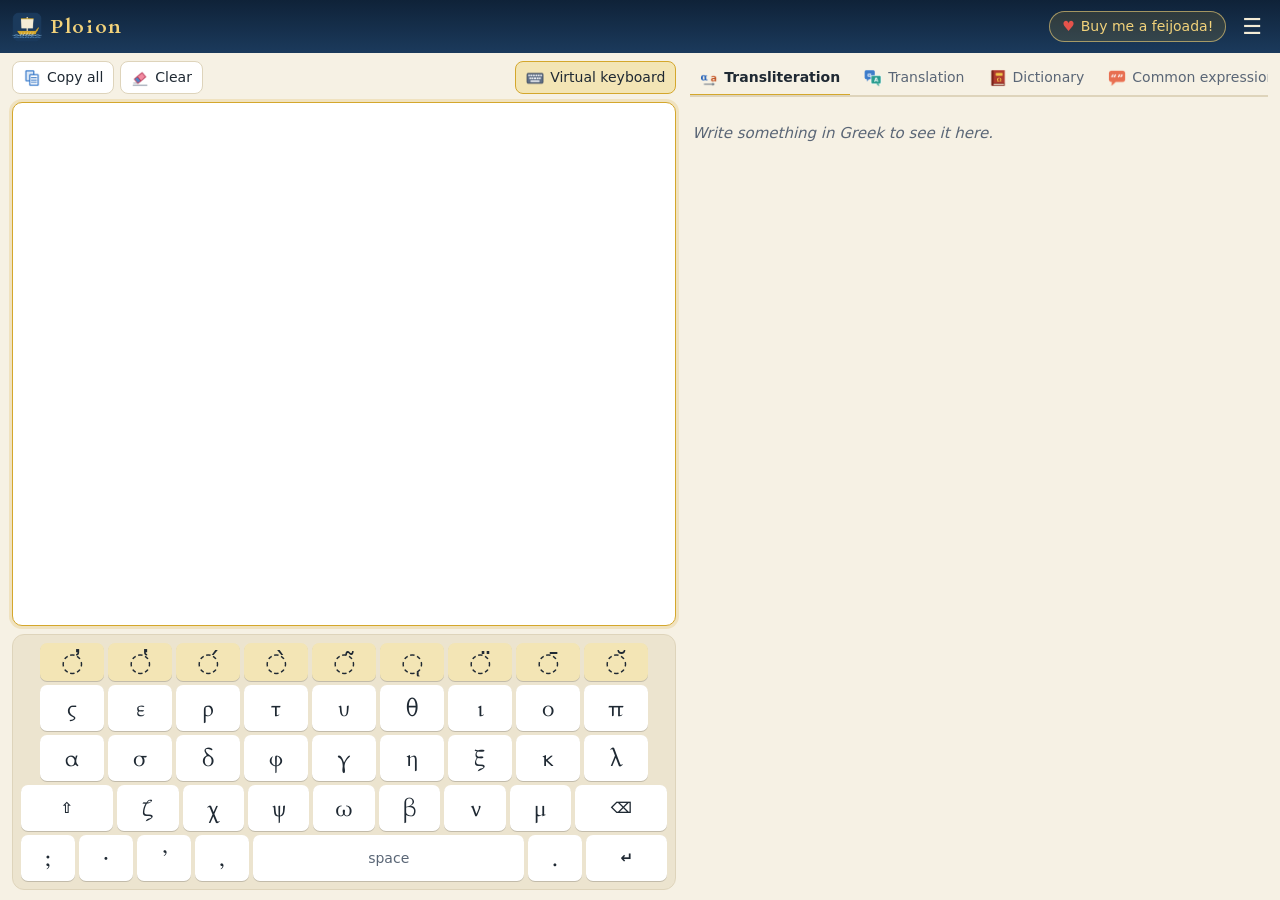
<file: app/index.html>
<!DOCTYPE html>
<html lang="pt-BR">
<head>
<meta charset="utf-8">
<meta name="viewport" content="width=device-width, initial-scale=1, viewport-fit=cover, interactive-widget=resizes-content">
<title>Ploion</title>
<meta name="description" content="Ploion: teclado politônico e dicionário de grego antigo.">
<meta name="theme-color" content="#1b3a5c">
<link rel="manifest" href="manifest.webmanifest">
<link rel="icon" type="image/png" sizes="32x32" href="icones/favicon-32.png">
<link rel="apple-touch-icon" href="icones/apple-180.png">
<meta name="apple-mobile-web-app-capable" content="yes">
<meta name="apple-mobile-web-app-status-bar-style" content="black-translucent">
<meta name="apple-mobile-web-app-title" content="Ploion">
<link rel="stylesheet" href="estilo.css">
</head>
<body>
<div id="app">

  <header class="topo">
    <div class="marca"><img src="icones/icone-192.png" alt=""><span>Ploion</span></div>
    <button class="feijoada" id="b-apoio" type="button"><span class="coracao">♥</span><span class="rotulo" data-t="Me pague uma feijoada!"></span></button>
    <button class="icone-botao" id="b-menu" type="button" aria-label="Menu">☰</button>
  </header>

  <main class="corpo">
    <section class="escrita">
      <div class="ferramentas">
        <button type="button" id="b-copiar"><img src="icones/copiar.png" alt=""><span data-t="Copiar tudo"></span></button>
        <button type="button" id="b-limpar"><img src="icones/limpar.png" alt=""><span data-t="Limpar"></span></button>
        <span class="espaco"></span>
        <button type="button" id="b-teclado" aria-pressed="true"><img src="icones/teclado.png" alt=""><span data-t="Teclado virtual"></span></button>
      </div>
      <textarea id="texto" class="grego" dir="ltr" spellcheck="false" autocomplete="off"
                autocorrect="off" autocapitalize="off" lang="grc"></textarea>
      <div class="rapido" id="rapido" hidden>
        <span class="r-lema grego" dir="ltr"></span><span class="r-translit"></span><span class="r-sig"></span>
        <button type="button" id="b-rapido-ver" data-t="Ver no dicionário"></button>
      </div>
      <div class="teclado" id="teclado" dir="ltr" lang="grc"></div>
    </section>

    <section class="paineis">
      <nav class="abas" role="tablist">
        <button role="tab" data-aba="translit"><img src="icones/translit.png" alt=""><span data-t="Transliteração"></span></button>
        <button role="tab" data-aba="traducao"><img src="icones/traducao.png" alt=""><span data-t="Tradução"></span></button>
        <button role="tab" data-aba="dicionario"><img src="icones/dicionario.png" alt=""><span data-t="Dicionário"></span></button>
        <button role="tab" data-aba="expressoes"><img src="icones/expressoes.png" alt=""><span data-t="Expressões comuns"></span></button>
        <button role="tab" data-aba="quadro"><img src="icones/quadro.png" alt=""><span data-t="Quadro de caracteres"></span></button>
      </nav>

      <div class="painel" id="p-translit" role="tabpanel">
        <div class="saida translit" id="saida-translit"></div>
      </div>

      <div class="painel" id="p-traducao" role="tabpanel" hidden>
        <div class="saida glosa" id="saida-glosa"></div>
        <p class="nota" data-t="A tradução com IA, por enquanto, está só na versão para Windows."></p>
      </div>

      <div class="painel" id="p-dicionario" role="tabpanel" hidden>
        <h3 class="titulo-painel" data-t="Dicionário grego → português"></h3>
        <div class="busca">
          <input id="busca" type="search" autocomplete="off" autocorrect="off" autocapitalize="off" spellcheck="false">
        </div>
        <p class="status" id="status-dic"></p>
        <div class="dic-corpo">
          <ul class="resultados" id="resultados"></ul>
          <article class="verbete" id="verbete"></article>
        </div>
        <div class="acoes-dic">
          <button type="button" id="b-novo" data-t="Adicionar verbete"></button>
          <button type="button" id="b-editar" data-t="Editar verbete" disabled></button>
        </div>
        <p class="nota" data-t="Os seus verbetes ficam guardados só neste navegador."></p>
      </div>

      <div class="painel" id="p-expressoes" role="tabpanel" hidden>
        <div class="busca"><input id="filtro-expr" type="search" autocomplete="off" spellcheck="false"></div>
        <p class="status" id="status-expr"></p>
        <div id="lista-expr" class="lista-expr"></div>
      </div>

      <div class="painel" id="p-quadro" role="tabpanel" hidden>
        <div id="quadro" lang="grc"></div>
      </div>
    </section>
  </main>
</div>

<!-- menu -->
<dialog id="d-menu" class="folha">
  <div class="folha-topo"><h2>Ploion</h2><button type="button" class="fechar" data-fechar>✕</button></div>
  <label class="linha-op"><img src="icones/idioma.png" alt=""><span data-t="Idioma:"></span>
    <select id="sel-idioma"></select></label>
  <label class="linha-op"><img src="icones/teclado.png" alt=""><span data-t="Teclado virtual"></span>
    <input type="checkbox" id="op-teclado" class="chave"></label>
  <label class="linha-op"><img src="icones/beta.png" alt=""><span data-t="Teclado do aparelho em Beta Code"></span>
    <input type="checkbox" id="op-beta" class="chave"></label>
  <label class="linha-op"><img src="icones/sigma.png" alt=""><span data-t="σ → ς automático"></span>
    <input type="checkbox" id="op-sigma" class="chave"></label>
  <label class="linha-op"><img src="icones/escuro.png" alt=""><span data-t="Tema escuro"></span>
    <input type="checkbox" id="op-escuro" class="chave"></label>
  <div class="linha-op"><img src="icones/tamanho.png" alt=""><span data-t="Tamanho da letra:"></span>
    <span class="tamanhos"><button type="button" id="b-menor">A−</button><button type="button" id="b-maior">A+</button></span></div>
  <div class="menu-botoes">
    <button type="button" id="b-instalar" hidden><span data-t="Instalar o Ploion"></span></button>
    <p class="nota" id="dica-instalar" hidden data-t="Para instalar: no Android, menu ⋮ → “Instalar app”; no iPhone, Compartilhar → “Adicionar à Tela de Início”."></p>
    <button type="button" id="b-sobre"><img src="icones/sobre.png" alt=""><span class="t-sobre"></span></button>
    <button type="button" id="b-apoio2"><span class="coracao">♥</span><span data-t="Apoie o Ploion"></span></button>
  </div>
</dialog>

<!-- sobre -->
<dialog id="d-sobre" class="folha">
  <div class="folha-topo"><h2 class="t-sobre"></h2><button type="button" class="fechar" data-fechar>✕</button></div>
  <div class="sobre">
    <img class="navio" src="icones/navio.png" alt="">
    <p class="nome-grego">Πλοῖον</p>
    <p class="versao" id="versao"></p>
    <p id="sobre-descricao"></p>
    <p class="navio-frase" id="sobre-navio"></p>
    <p data-t="O dicionário e as expressões incluídos foram gerados como ponto de partida e devem ser revisados."></p>
    <p class="miudo" data-t="O dicionário inclui o Middle Liddell (Liddell e Scott, An Intermediate Greek-English Lexicon, 1889) e o léxico do Novo Testamento de Jeff Dodson (domínio público)."></p>
    <p class="miudo" lang="en">Text provided by Perseus Digital Library, with funding from The Annenberg CPB/Project. Original version available for viewing and download at <a href="http://www.perseus.tufts.edu/hopper/" target="_blank" rel="noopener">http://www.perseus.tufts.edu/hopper/</a>.</p>
    <p class="miudo" id="credito-formas" hidden data-t="Formas flexionadas: Wiktionary (en.wiktionary.org), via Wiktextract (kaikki.org), CC BY-SA 4.0."></p>
    <p><b id="sobre-autor"></b></p>
    <p data-t="Meus sinceros agradecimentos à Universidade de São Paulo, à Faculdade de Filosofia, Letras e Ciências Humanas (FFLCH) e ao Prof. Dr. André Malta Campos."></p>
    <p class="miudo" data-t="Desenvolvido com o auxílio do Claude, inteligência artificial da Anthropic."></p>
    <p class="miudo"><span id="sobre-copy"></span> · <a href="../privacidade.html" target="_blank" rel="noopener">Privacidade · Privacy</a></p>
  </div>
</dialog>

<!-- apoio -->
<dialog id="d-apoio" class="folha">
  <div class="folha-topo"><h2 data-t="Apoie o Ploion"></h2><button type="button" class="fechar" data-fechar>✕</button></div>
  <div class="apoio">
    <img class="navio pequeno" src="icones/navio.png" alt="">
    <div id="texto-apoio"></div>
    <div class="formas">
      <div class="forma">
        <h3 data-t="Ko-fi (fora do Brasil)"></h3>
        <a class="botao-kofi" href="https://ko-fi.com/doug798063" target="_blank" rel="noopener" data-t="Abrir o Ko-fi ♥"></a>
      </div>
      <div class="forma">
        <h3 data-t="Pix (no Brasil)"></h3>
        <img class="qr" src="icones/pix_qrcode.png" alt="QR Pix">
        <button type="button" id="b-pix" data-t="Copiar o Pix copia e cola"></button>
      </div>
    </div>
  </div>
</dialog>

<!-- verbete pessoal -->
<dialog id="d-verbete" class="folha">
  <form method="dialog" id="f-verbete">
    <div class="folha-topo"><h2 id="t-verbete"></h2><button type="button" class="fechar" data-fechar>✕</button></div>
    <label><span data-t="Lema (grego):"></span>
      <span class="com-botao"><input id="v-lema" class="grego" dir="ltr" autocomplete="off" spellcheck="false">
      <button type="button" id="b-v-beta" data-t="Beta Code → grego"></button></span></label>
    <label><span data-t="Gramática:"></span><input id="v-gram" class="grego" dir="ltr" autocomplete="off"></label>
    <label><span data-t="Classe:"></span><input id="v-classe" autocomplete="off"></label>
    <label><span class="t-sig"></span><textarea id="v-sig" rows="4"></textarea></label>
    <label><span class="t-ex"></span><input id="v-ex" class="grego" dir="ltr" autocomplete="off"></label>
    <div class="form-botoes">
      <button type="button" id="b-v-excluir" class="perigo" data-t="Excluir"></button>
      <span class="espaco"></span>
      <button type="button" data-fechar data-t="Cancelar"></button>
      <button type="submit" id="b-v-salvar" class="principal" data-t="Salvar"></button>
    </div>
  </form>
</dialog>

<div class="aviso" id="aviso" role="status" aria-live="polite"></div>

<script src="nucleo.js"></script>
<script src="app.js"></script>
</body>
</html>
</file>
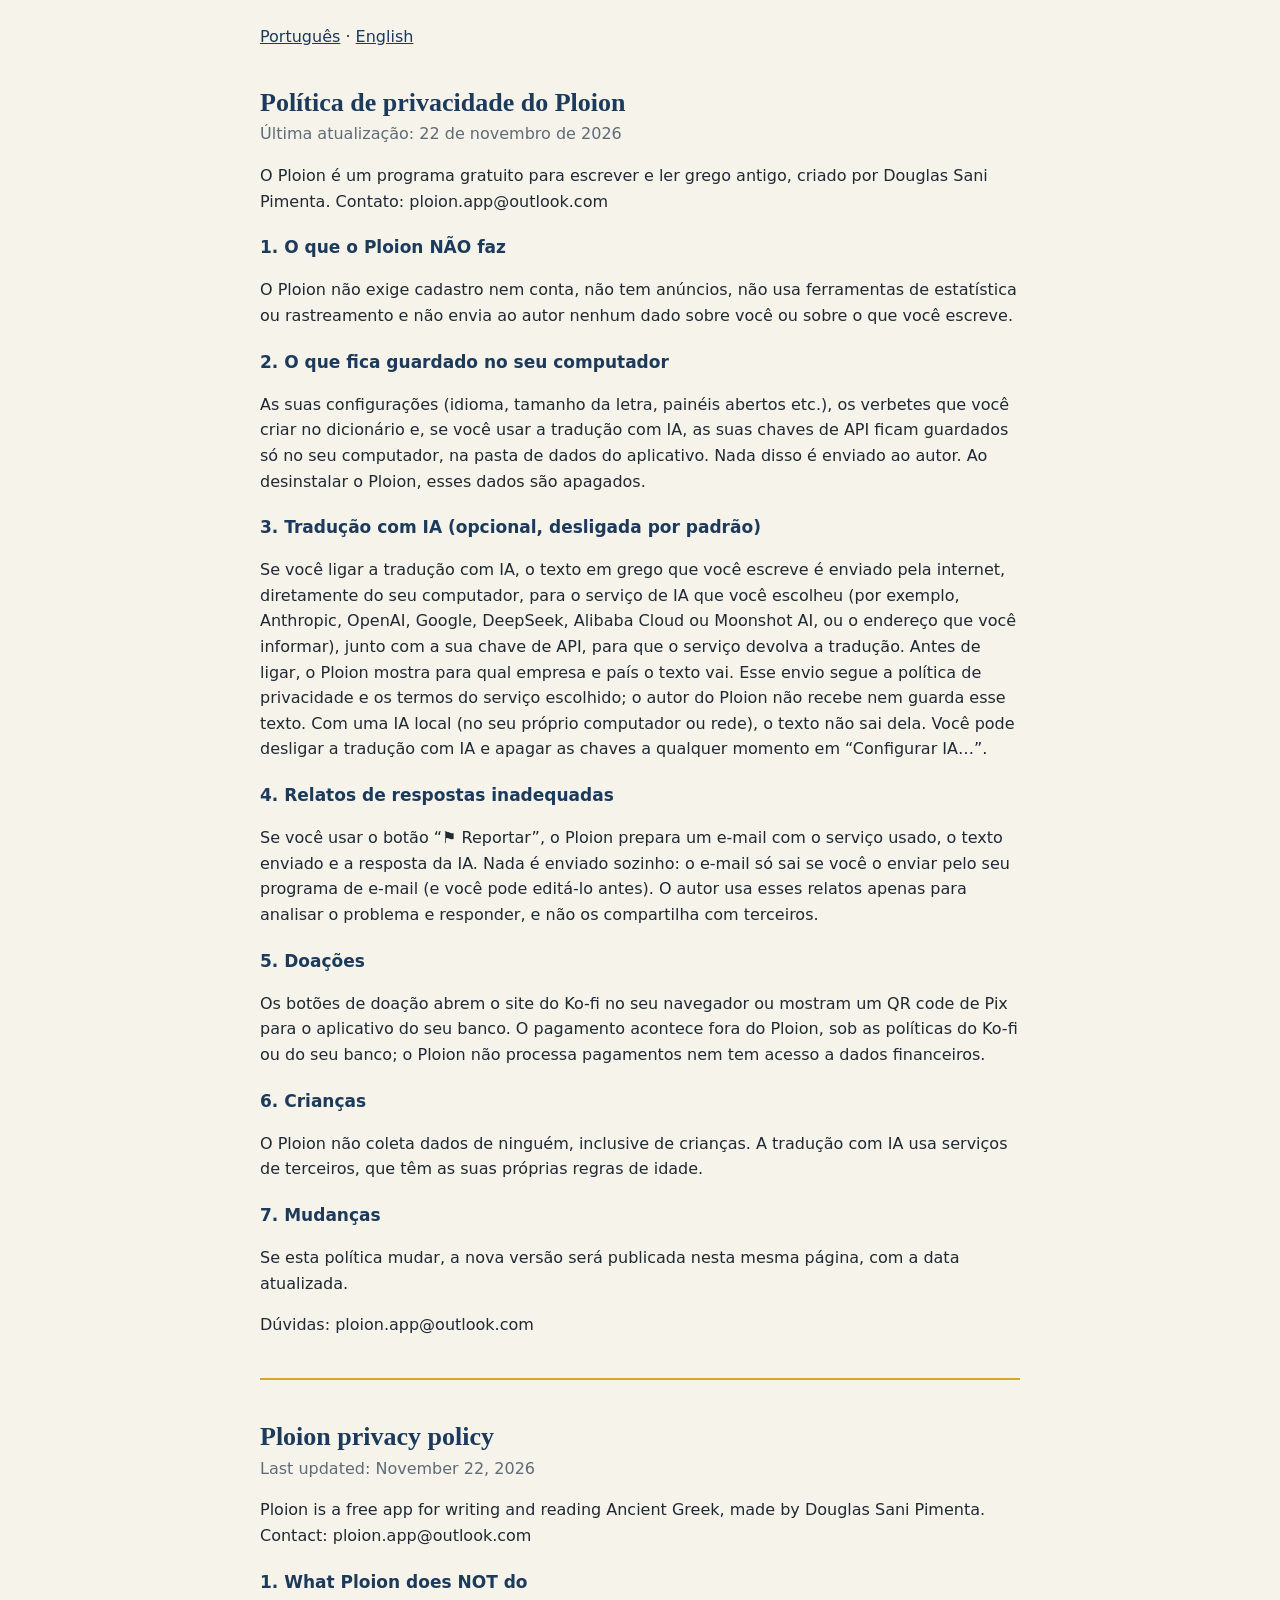
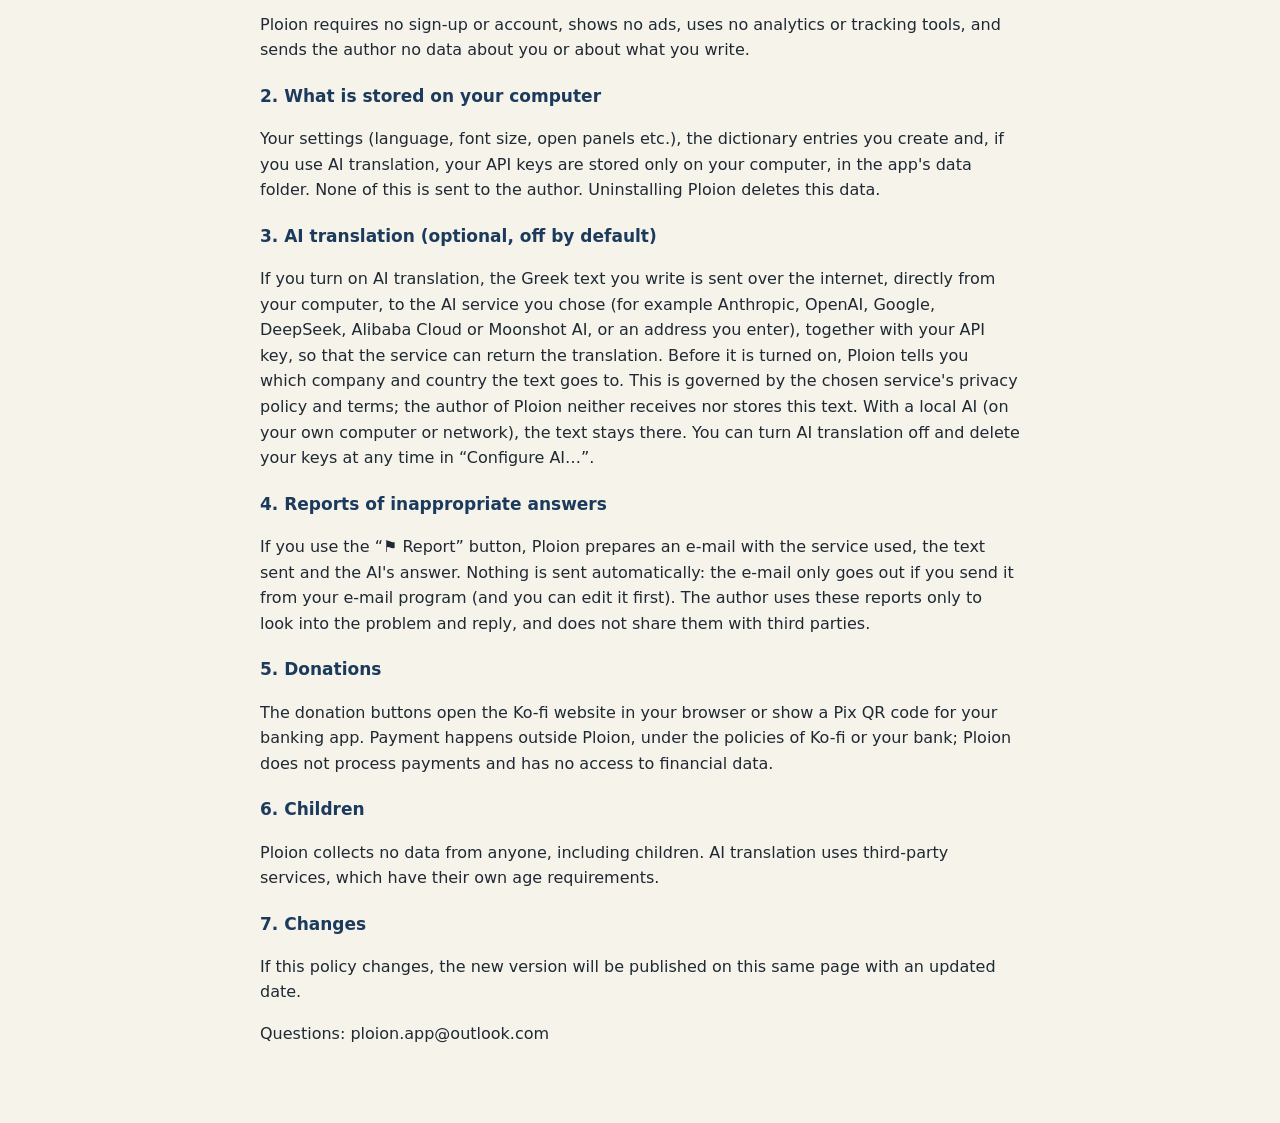
<file: privacidade.html>
<!DOCTYPE html><html lang="pt-BR"><head><meta charset="utf-8">
<meta name="viewport" content="width=device-width, initial-scale=1">
<title>Ploion — Política de privacidade / Privacy policy</title>
<link rel="icon" type="image/png" sizes="32x32" href="img/favicon-32.png">
<style>
body { margin:0; background:#f6f3ea; color:#1f2933; font:16px/1.6 "Segoe UI", system-ui, sans-serif; }
main { max-width:760px; margin:0 auto; padding:24px 20px 60px; }
h1 { font:600 26px/1.3 Georgia, serif; color:#1b3a5c; margin:36px 0 0; }
h2 { font-size:17px; color:#1b3a5c; margin:20px 0 2px; }
.data { color:#5f6b78; margin-top:2px; }
nav a { color:#1b3a5c; }
hr { border:0; border-top:2px solid #d4a72c; margin:40px 0; }
</style></head><body><main>
<nav><a href="#pt">Português</a> · <a href="#en">English</a></nav>
<section id="pt"><h1>Política de privacidade do Ploion</h1>
<p class='data'>Última atualização: 22 de novembro de 2026</p>
<p>O Ploion é um programa gratuito para escrever e ler grego antigo, criado por Douglas Sani Pimenta. Contato: ploion.app@outlook.com</p>
<h2>1. O que o Ploion NÃO faz</h2>
<p>O Ploion não exige cadastro nem conta, não tem anúncios, não usa ferramentas de estatística ou rastreamento e não envia ao autor nenhum dado sobre você ou sobre o que você escreve.</p>
<h2>2. O que fica guardado no seu computador</h2>
<p>As suas configurações (idioma, tamanho da letra, painéis abertos etc.), os verbetes que você criar no dicionário e, se você usar a tradução com IA, as suas chaves de API ficam guardados só no seu computador, na pasta de dados do aplicativo. Nada disso é enviado ao autor. Ao desinstalar o Ploion, esses dados são apagados.</p>
<h2>3. Tradução com IA (opcional, desligada por padrão)</h2>
<p>Se você ligar a tradução com IA, o texto em grego que você escreve é enviado pela internet, diretamente do seu computador, para o serviço de IA que você escolheu (por exemplo, Anthropic, OpenAI, Google, DeepSeek, Alibaba Cloud ou Moonshot AI, ou o endereço que você informar), junto com a sua chave de API, para que o serviço devolva a tradução. Antes de ligar, o Ploion mostra para qual empresa e país o texto vai. Esse envio segue a política de privacidade e os termos do serviço escolhido; o autor do Ploion não recebe nem guarda esse texto. Com uma IA local (no seu próprio computador ou rede), o texto não sai dela. Você pode desligar a tradução com IA e apagar as chaves a qualquer momento em “Configurar IA…”.</p>
<h2>4. Relatos de respostas inadequadas</h2>
<p>Se você usar o botão “⚑ Reportar”, o Ploion prepara um e-mail com o serviço usado, o texto enviado e a resposta da IA. Nada é enviado sozinho: o e-mail só sai se você o enviar pelo seu programa de e-mail (e você pode editá-lo antes). O autor usa esses relatos apenas para analisar o problema e responder, e não os compartilha com terceiros.</p>
<h2>5. Doações</h2>
<p>Os botões de doação abrem o site do Ko-fi no seu navegador ou mostram um QR code de Pix para o aplicativo do seu banco. O pagamento acontece fora do Ploion, sob as políticas do Ko-fi ou do seu banco; o Ploion não processa pagamentos nem tem acesso a dados financeiros.</p>
<h2>6. Crianças</h2>
<p>O Ploion não coleta dados de ninguém, inclusive de crianças. A tradução com IA usa serviços de terceiros, que têm as suas próprias regras de idade.</p>
<h2>7. Mudanças</h2>
<p>Se esta política mudar, a nova versão será publicada nesta mesma página, com a data atualizada.</p>
<p>Dúvidas: ploion.app@outlook.com</p></section>
<hr>
<section id="en" lang="en"><h1>Ploion privacy policy</h1>
<p class='data'>Last updated: November 22, 2026</p>
<p>Ploion is a free app for writing and reading Ancient Greek, made by Douglas Sani Pimenta. Contact: ploion.app@outlook.com</p>
<h2>1. What Ploion does NOT do</h2>
<p>Ploion requires no sign-up or account, shows no ads, uses no analytics or tracking tools, and sends the author no data about you or about what you write.</p>
<h2>2. What is stored on your computer</h2>
<p>Your settings (language, font size, open panels etc.), the dictionary entries you create and, if you use AI translation, your API keys are stored only on your computer, in the app's data folder. None of this is sent to the author. Uninstalling Ploion deletes this data.</p>
<h2>3. AI translation (optional, off by default)</h2>
<p>If you turn on AI translation, the Greek text you write is sent over the internet, directly from your computer, to the AI service you chose (for example Anthropic, OpenAI, Google, DeepSeek, Alibaba Cloud or Moonshot AI, or an address you enter), together with your API key, so that the service can return the translation. Before it is turned on, Ploion tells you which company and country the text goes to. This is governed by the chosen service's privacy policy and terms; the author of Ploion neither receives nor stores this text. With a local AI (on your own computer or network), the text stays there. You can turn AI translation off and delete your keys at any time in “Configure AI…”.</p>
<h2>4. Reports of inappropriate answers</h2>
<p>If you use the “⚑ Report” button, Ploion prepares an e-mail with the service used, the text sent and the AI's answer. Nothing is sent automatically: the e-mail only goes out if you send it from your e-mail program (and you can edit it first). The author uses these reports only to look into the problem and reply, and does not share them with third parties.</p>
<h2>5. Donations</h2>
<p>The donation buttons open the Ko-fi website in your browser or show a Pix QR code for your banking app. Payment happens outside Ploion, under the policies of Ko-fi or your bank; Ploion does not process payments and has no access to financial data.</p>
<h2>6. Children</h2>
<p>Ploion collects no data from anyone, including children. AI translation uses third-party services, which have their own age requirements.</p>
<h2>7. Changes</h2>
<p>If this policy changes, the new version will be published on this same page with an updated date.</p>
<p>Questions: ploion.app@outlook.com</p></section>
</main></body></html>
</file>
<file: app/estilo.css>
@font-face { font-family: "Cardo"; src: url("fontes/cardo-regular.woff") format("woff"); font-weight: 400; font-display: swap; }
@font-face { font-family: "Cardo"; src: url("fontes/cardo-bold.woff") format("woff"); font-weight: 700; font-display: swap; }
@font-face { font-family: "Cardo"; src: url("fontes/cardo-italic.woff") format("woff"); font-style: italic; font-display: swap; }

:root {
  --fundo: #f6f1e4; --superficie: #ffffff; --superficie-2: #fbf8ef; --linha: #ded4bb;
  --texto: #1f2933; --suave: #5a6676; --azul: #1b3a5c; --azul-2: #2c5680; --ouro: #d4a72c;
  --ouro-esc: #9c7414; --tecla: #ffffff; --tecla-2: #ece4cf; --tecla-txt: #1f2933;
  --diac: #f3e5b5; --expr: #fff1b8; --perigo: #b03a2e;
  --grego: "Cardo", "Gentium Plus", "Noto Serif", "Palatino Linotype", serif;
  --sans: "Segoe UI", system-ui, -apple-system, Roboto, sans-serif;
  --tam: 22px;
  color-scheme: light;
}
[data-tema="escuro"] {
  --fundo: #121a24; --superficie: #1b2633; --superficie-2: #1f2c3b; --linha: #2f3f52;
  --texto: #e6e9ee; --suave: #9fb0c3; --azul: #8fb8e0; --azul-2: #a9c9ea; --ouro: #e0b84a;
  --ouro-esc: #e0b84a; --tecla: #263546; --tecla-2: #1d2a38; --tecla-txt: #e6e9ee;
  --diac: #3a3320; --expr: #4a3f1a; --perigo: #e07a6e;
  color-scheme: dark;
}
* { box-sizing: border-box; }
html, body { margin: 0; height: 100%; }
body { background: var(--fundo); color: var(--texto); font: 16px/1.5 var(--sans); overscroll-behavior: none; }
button { font: inherit; color: inherit; cursor: pointer; }
[hidden] { display: none !important; }
.grego { font-family: var(--grego); }

#app { display: flex; flex-direction: column; height: 100dvh; }

/* ---------- topo ---------- */
.topo { display: flex; align-items: center; gap: 10px; padding: 8px 12px;
        padding-top: max(8px, env(safe-area-inset-top));
        background: linear-gradient(#0f2238, #1b3a5c); color: #f4ecd6; }
.marca { display: flex; align-items: center; gap: 8px; font: 700 20px var(--grego); letter-spacing: .1em; color: #f2d27a; }
.marca img { width: 30px; height: 30px; }
.feijoada { margin-left: auto; display: flex; align-items: center; gap: 6px; border: 1px solid rgba(242,210,122,.6);
            background: rgba(212,167,44,.15); color: #f2d27a; border-radius: 20px; padding: 4px 12px; font-size: 14px; }
.coracao { color: #e5534b; animation: pulsar 1.6s ease-in-out infinite; display: inline-block; }
@keyframes pulsar { 0%,100% { transform: scale(1); } 50% { transform: scale(1.25); } }
.icone-botao { background: none; border: 0; color: #f4ecd6; font-size: 22px; padding: 2px 6px; }

/* ---------- corpo ---------- */
.corpo { flex: 1; min-height: 0; display: flex; flex-direction: column; }
.escrita { display: contents; }
.ferramentas { order: 1; display: flex; gap: 6px; padding: 6px 10px 0; flex-wrap: nowrap; overflow-x: auto; }
.ferramentas button, .acoes-dic button, .menu-botoes button, .form-botoes button, #b-pix, #b-rapido-ver, .tamanhos button, .com-botao button {
  display: inline-flex; align-items: center; gap: 6px; white-space: nowrap; background: var(--superficie);
  border: 1px solid var(--linha); border-radius: 8px; padding: 5px 10px; font-size: 14px; }
.ferramentas img, .abas img, .linha-op img, .menu-botoes img { width: 18px; height: 18px; }
.ferramentas button[aria-pressed="true"] { background: var(--diac); border-color: var(--ouro); }
.espaco { flex: 1; }
#texto { order: 2; margin: 6px 10px; min-height: 92px; height: 26vh; resize: none; border: 1px solid var(--linha);
         border-radius: 10px; background: var(--superficie); color: var(--texto); padding: 10px 12px;
         font-size: var(--tam); line-height: 1.45; outline: none; }
#texto:focus { border-color: var(--ouro); box-shadow: 0 0 0 3px rgba(212,167,44,.2); }
.rapido { order: 3; margin: 0 10px 4px; display: flex; align-items: baseline; gap: 8px; flex-wrap: wrap;
          background: var(--superficie-2); border: 1px solid var(--linha); border-radius: 8px; padding: 4px 10px; font-size: 14px; }
.r-lema { font-size: 18px; font-weight: 700; color: var(--azul); }
.r-translit { font-style: italic; color: var(--suave); }
.r-sig { flex: 1; min-width: 0; overflow: hidden; text-overflow: ellipsis; white-space: nowrap; }
#b-rapido-ver { padding: 1px 8px; font-size: 13px; }

.paineis { order: 4; flex: 1; min-height: 0; display: flex; flex-direction: column; margin: 0 10px; }
.abas { display: flex; gap: 4px; overflow-x: auto; scrollbar-width: none; border-bottom: 2px solid var(--linha); }
.abas::-webkit-scrollbar { display: none; }
.abas button { display: flex; align-items: center; gap: 6px; background: none; border: 0; border-bottom: 3px solid transparent;
               padding: 6px 10px; margin-bottom: -2px; white-space: nowrap; font-size: 14px; color: var(--suave); }
.abas button[aria-selected="true"] { color: var(--texto); border-bottom-color: var(--ouro); font-weight: 600; }
.painel { flex: 1; min-height: 0; overflow-y: auto; padding: 10px 2px 14px; }
.saida { font-size: 18px; white-space: pre-wrap; word-wrap: break-word; }
.translit { font-style: italic; }
.vazio { color: var(--suave); font-style: italic; font-size: 15px; }
.glosa .pal { border-bottom: 1px dotted var(--suave); cursor: pointer; }
.glosa .desc { color: var(--suave); }
.glosa .expr { background: var(--expr); border-radius: 4px; padding: 0 3px; cursor: pointer; }
.nota { font-size: 13px; color: var(--suave); margin: 10px 0 0; }
.titulo-painel { margin: 0 0 6px; font: 700 18px var(--grego); color: var(--azul); }
.busca input { width: 100%; font-size: 17px; padding: 8px 12px; border-radius: 8px; border: 1px solid var(--linha);
               background: var(--superficie); color: var(--texto); font-family: var(--grego); }
.status { font-size: 13px; color: var(--suave); margin: 6px 0; }
.dic-corpo { display: grid; grid-template-columns: minmax(120px, 38%) 1fr; gap: 10px; }
.resultados { list-style: none; margin: 0; padding: 0; max-height: 46vh; overflow-y: auto; border: 1px solid var(--linha);
              border-radius: 8px; background: var(--superficie); }
.resultados li { padding: 6px 10px; border-bottom: 1px solid var(--linha); cursor: pointer; font-family: var(--grego); font-size: 18px; }
.resultados li small { display: block; font-family: var(--sans); font-size: 12px; color: var(--suave); white-space: nowrap; overflow: hidden; text-overflow: ellipsis; }
.resultados li.sel { background: var(--diac); }
.resultados li.sep { cursor: default; font: italic 13px var(--sans); color: var(--suave); background: var(--superficie-2); }
.verbete { background: var(--superficie); border: 1px solid var(--linha); border-radius: 8px; padding: 10px 12px; min-height: 120px; font-size: 15px; }
.verbete .lema { font: 700 24px var(--grego); color: var(--azul); }
.verbete .gram { font-family: var(--grego); font-size: 18px; color: var(--suave); }
.verbete .meu { font-size: 12px; color: var(--ouro-esc); border: 1px solid var(--ouro); border-radius: 10px; padding: 0 6px; margin-left: 6px; }
.verbete .info { color: var(--suave); margin: 2px 0 8px; }
.verbete ol { margin: 0; padding-left: 22px; }
.verbete .rot { color: var(--suave); }
.verbete .fonte { font-size: 12px; color: var(--suave); margin-top: 10px; }
.acoes-dic { display: flex; gap: 8px; margin-top: 10px; }
.lista-expr .cartao { background: var(--superficie); border: 1px solid var(--linha); border-radius: 10px; padding: 10px 12px; margin-bottom: 8px; }
.lista-expr .cab { display: flex; gap: 8px; align-items: baseline; flex-wrap: wrap; }
.lista-expr .gr { font: 700 20px var(--grego); color: var(--azul); }
.lista-expr .cat { font-size: 12px; color: var(--ouro-esc); text-transform: uppercase; letter-spacing: .05em; }
.lista-expr p { margin: 4px 0; font-size: 14px; }
.lista-expr button { margin-top: 4px; background: var(--diac); border: 1px solid var(--ouro); border-radius: 8px; padding: 3px 10px; font-size: 13px; }
#quadro h4 { margin: 12px 0 6px; font-size: 14px; color: var(--suave); }
.grade { display: grid; gap: 3px; overflow-x: auto; padding-bottom: 4px; }
.grade button { min-width: 38px; height: 40px; border: 1px solid var(--linha); background: var(--superficie); border-radius: 6px;
                font: 22px var(--grego); padding: 0; }
.grade button:active, .tecla:active { background: var(--diac); }
.grade .vazia { visibility: hidden; }

/* ---------- teclado ---------- */
.teclado { order: 5; background: var(--tecla-2); padding: 6px 4px; padding-bottom: max(6px, env(safe-area-inset-bottom));
           border-top: 1px solid var(--linha); user-select: none; -webkit-user-select: none; touch-action: manipulation; }
.fila { display: flex; gap: 4px; margin-bottom: 4px; justify-content: center; }
.fila:last-child { margin-bottom: 0; }
.tecla { flex: 1 1 0; max-width: 64px; height: 44px; border: 0; border-radius: 7px; background: var(--tecla); color: var(--tecla-txt);
         font: 23px var(--grego); box-shadow: 0 1px 0 rgba(0,0,0,.18); padding: 0; display: flex; align-items: center; justify-content: center; }
.tecla.diac { background: var(--diac); font-size: 26px; height: 38px; }
.tecla.esp { flex: 1.5 1 0; max-width: 96px; font: 600 15px var(--sans); }
.tecla.barra { flex: 5 1 0; max-width: 340px; font: 14px var(--sans); color: var(--suave); }
.tecla.ligada { background: var(--ouro); color: #1b1b1b; }
.tecla.travada { background: var(--ouro); color: #1b1b1b; box-shadow: inset 0 -3px 0 #8a6410; }

/* ---------- diálogos ---------- */
dialog.folha { border: 0; border-radius: 16px; padding: 0 18px 18px; width: min(520px, calc(100vw - 20px)); max-height: 88dvh;
               background: var(--superficie); color: var(--texto); box-shadow: 0 20px 60px rgba(0,0,0,.35); }
dialog::backdrop { background: rgba(10,20,32,.55); }
.folha-topo { position: sticky; top: 0; background: var(--superficie); display: flex; align-items: center; padding: 14px 0 8px; z-index: 1; }
.folha-topo h2 { margin: 0; font: 700 22px var(--grego); color: var(--azul); flex: 1; }
.fechar { background: none; border: 0; font-size: 20px; color: var(--suave); }
.linha-op { display: flex; align-items: center; gap: 10px; padding: 10px 0; border-bottom: 1px solid var(--linha); }
.linha-op > span:nth-of-type(1) { flex: 1; }
.linha-op select { font-size: 15px; padding: 4px 8px; border-radius: 6px; border: 1px solid var(--linha); background: var(--superficie); color: var(--texto); }
.chave { appearance: none; -webkit-appearance: none; width: 44px; height: 26px; border-radius: 13px; background: var(--linha); position: relative; cursor: pointer; transition: background .2s; flex: none; }
.chave::after { content: ""; position: absolute; top: 3px; left: 3px; width: 20px; height: 20px; border-radius: 50%; background: #fff; transition: left .2s; box-shadow: 0 1px 2px rgba(0,0,0,.3); }
.chave:checked { background: var(--ouro); }
.chave:checked::after { left: 21px; }
.tamanhos { display: flex; gap: 6px; }
.menu-botoes { display: flex; flex-direction: column; gap: 8px; margin-top: 14px; }
.menu-botoes button { justify-content: center; padding: 10px; font-size: 15px; }
.sobre, .apoio { text-align: center; }
.sobre p, .apoio p { text-align: left; }
.navio { width: 200px; display: block; margin: 0 auto; }
.navio.pequeno { width: 130px; }
.nome-grego { text-align: center !important; font: 700 34px var(--grego); color: var(--ouro-esc); margin: 0; letter-spacing: .06em; }
.versao { text-align: center !important; color: var(--suave); margin-top: 0; }
.navio-frase { font-family: var(--grego); font-style: italic; font-size: 18px; }
.miudo { font-size: 13px; color: var(--suave); }
.formas { display: grid; grid-template-columns: repeat(auto-fit, minmax(min(100%, 140px), 1fr)); gap: 12px; margin-top: 10px; }
.forma { min-width: 0; border: 1px solid var(--linha); border-radius: 12px; padding: 10px; display: flex; flex-direction: column; align-items: center; gap: 8px; }
.forma h3 { margin: 0; font-size: 15px; }
#b-pix { white-space: normal; text-align: center; justify-content: center; max-width: 100%; }
.qr { width: 150px; max-width: 100%; box-sizing: border-box; image-rendering: pixelated; background: #fff; padding: 6px; border-radius: 6px; }
.botao-kofi { background: #29abe0; color: #fff; text-decoration: none; padding: 10px 16px; border-radius: 10px; font-weight: 600; }
#f-verbete label { display: block; margin: 10px 0; font-size: 14px; color: var(--suave); }
#f-verbete input, #f-verbete textarea { display: block; width: 100%; margin-top: 4px; font-size: 17px; padding: 7px 10px; border-radius: 8px;
  border: 1px solid var(--linha); background: var(--superficie); color: var(--texto); font-family: var(--grego); }
.com-botao { display: flex; gap: 6px; }
.com-botao input { flex: 1; }
.form-botoes { display: flex; gap: 8px; margin-top: 14px; }
.form-botoes .principal { background: var(--ouro); border-color: var(--ouro); color: #1b1b1b; font-weight: 600; }
.form-botoes .perigo { color: var(--perigo); }

.aviso { position: fixed; left: 50%; top: calc(58px + env(safe-area-inset-top)); transform: translate(-50%, -20px); opacity: 0; pointer-events: none;
         background: #1f2933; color: #fff; padding: 10px 16px; border-radius: 10px; font-size: 14px; max-width: calc(100vw - 30px);
         transition: opacity .25s, transform .25s; z-index: 50; box-shadow: 0 8px 24px rgba(0,0,0,.3); }
.aviso.ver { opacity: 1; transform: translate(-50%, 0); pointer-events: auto; }
.aviso.erro { background: #8c2f25; }

/* ---------- telas largas: escrita à esquerda, painéis à direita ---------- */
@media (min-width: 900px) {
  .corpo { display: grid; grid-template-columns: minmax(0, 1.15fr) minmax(360px, 1fr); gap: 0 14px; padding: 0 12px 10px; }
  .escrita { display: flex; flex-direction: column; min-height: 0; }
  .ferramentas { padding: 8px 0 0; }
  #texto { flex: 1; height: auto; margin: 8px 0; }
  .rapido { margin: 0 0 6px; }
  .teclado { border: 1px solid var(--linha); border-radius: 12px; padding: 8px; }
  .tecla { height: 46px; }
  .paineis { margin: 8px 0 0; }
}
@media (max-width: 420px) {
  .feijoada .rotulo { display: none; }
  .ferramentas button span { display: none; }
  .dic-corpo { grid-template-columns: 1fr; }
  .resultados { max-height: 22vh; }
  .tecla { height: 42px; font-size: 21px; }
  .tecla.diac { height: 36px; }
}
@media (prefers-reduced-motion: reduce) { .coracao { animation: none; } }

/* forma flexionada consultada (ἐποίησεν -> ποιέω) */
#verbete .consultada { background: var(--diac); border-left: 3px solid var(--ouro); border-radius: 6px; padding: .35em .6em; margin: .5em 0; }
</file>
